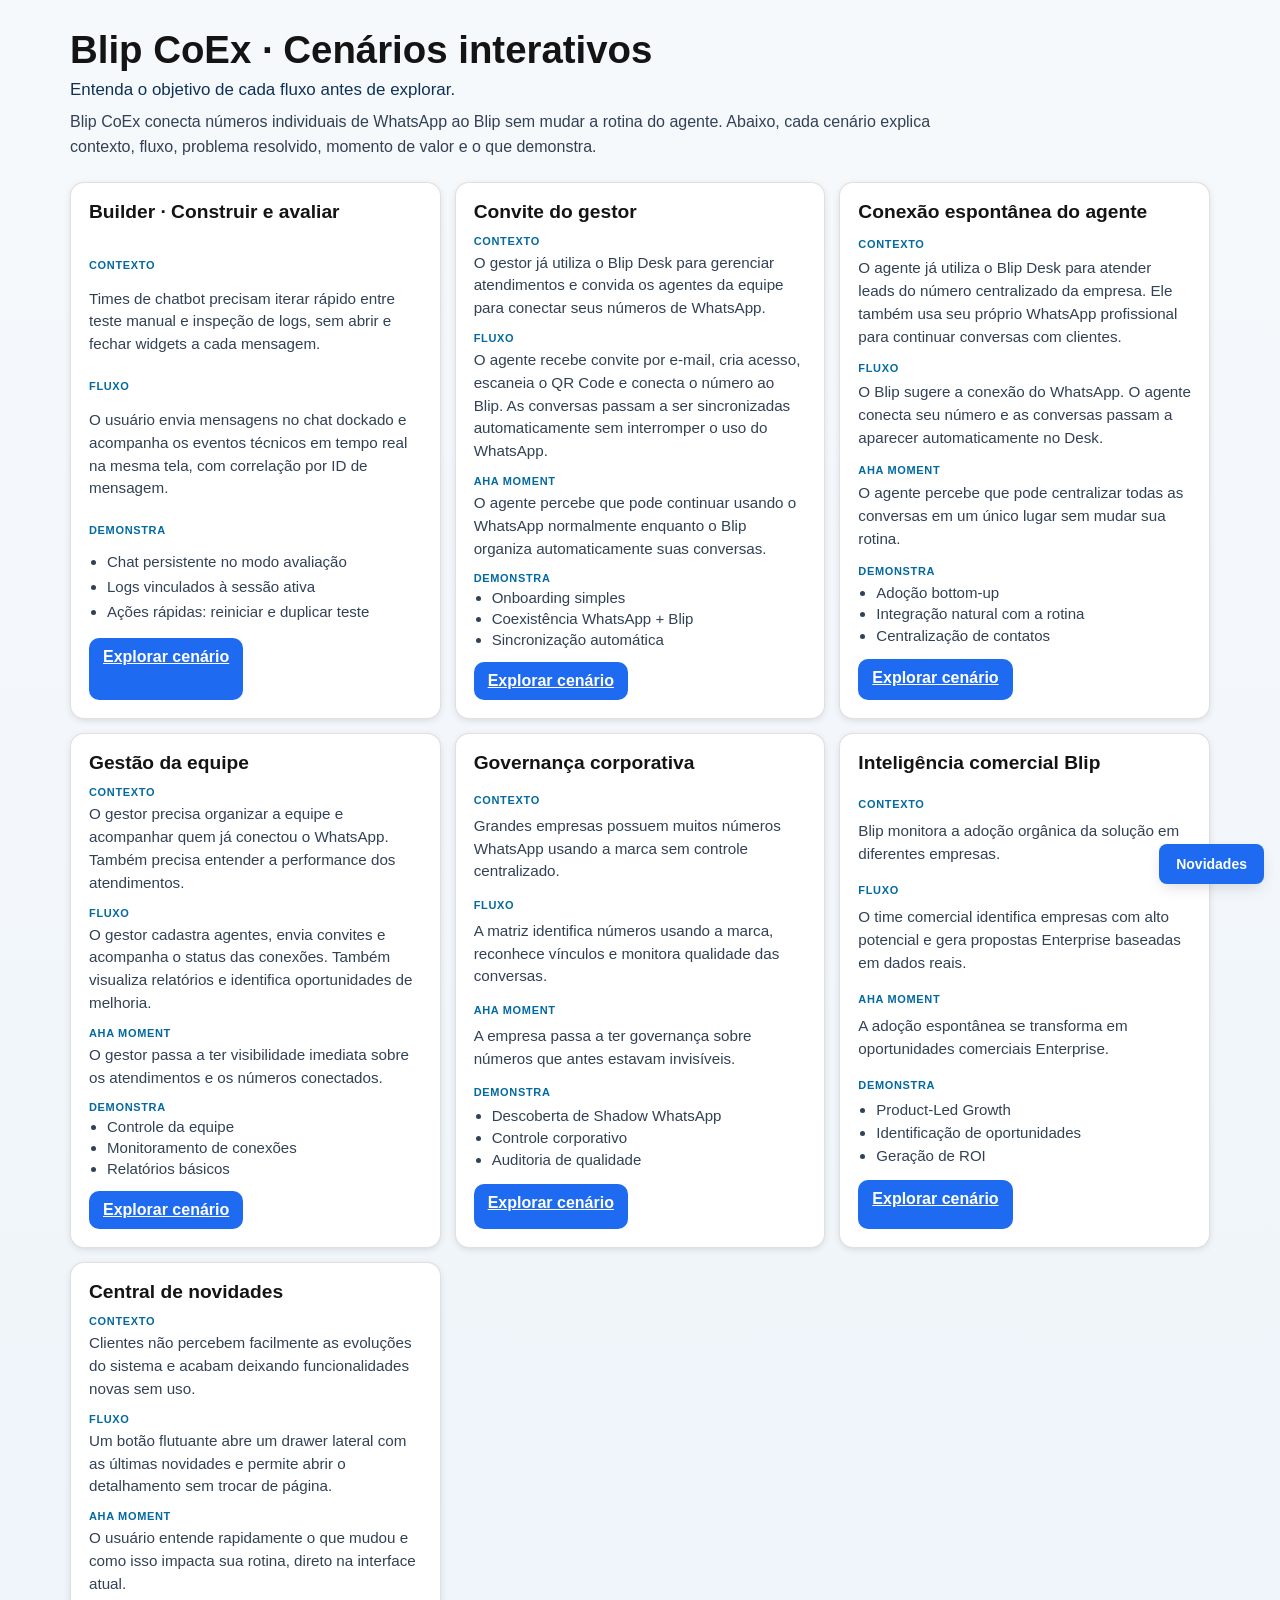
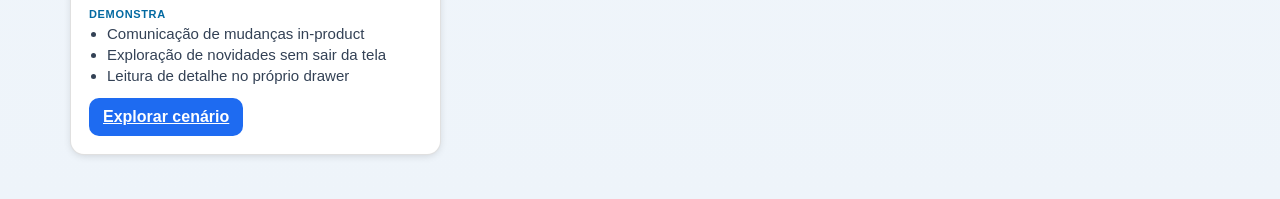
<file: index.html>
<!doctype html>
<html lang="pt-BR">
  <head>
    <meta charset="UTF-8" />
    <meta name="viewport" content="width=device-width, initial-scale=1.0" />
    <title>Blip CoEx · Cenários Interativos</title>
    <link rel="stylesheet" href="assets/styles.css" />
    <style>
      body {
        background: linear-gradient(180deg, #f6f9fc 0%, #eef4fa 100%);
        color: var(--text);
      }

      .landing-shell {
        max-width: 1180px;
        margin: 0 auto;
        padding: 28px 20px 44px;
      }

      .landing-header {
        margin-bottom: 22px;
      }

      .landing-header h1 {
        font-size: clamp(1.8rem, 3vw, 2.4rem);
        color: var(--navy);
        margin-bottom: 8px;
      }

      .landing-subtitle {
        font-size: 1.06rem;
        color: #0f3158;
        margin-bottom: 10px;
      }

      .landing-description {
        color: #334155;
        line-height: 1.55;
        max-width: 900px;
      }

      .scenarios-grid {
        display: grid;
        gap: 14px;
        grid-template-columns: repeat(auto-fit, minmax(320px, 1fr));
      }

      .scenario-card {
        background: #fff;
        border: 1px solid var(--border);
        border-radius: 14px;
        padding: 18px;
        box-shadow: var(--shadow);
        display: grid;
        gap: 12px;
      }

      .scenario-card h2 {
        font-size: 1.2rem;
        color: var(--navy);
      }

      .scenario-block {
        display: grid;
        gap: 5px;
      }

      .scenario-label {
        font-size: 11px;
        text-transform: uppercase;
        letter-spacing: 0.06em;
        color: #0369a1;
        font-weight: 700;
      }

      .scenario-text {
        color: #334155;
        line-height: 1.5;
        font-size: 0.95rem;
      }

      .scenario-list {
        margin: 0;
        padding-left: 18px;
        color: #334155;
        display: grid;
        gap: 4px;
        font-size: 0.94rem;
      }

      .scenario-card .primary-btn {
        justify-self: start;
        margin-top: 2px;
      }

      @media (max-width: 720px) {
        .landing-shell {
          padding: 18px 14px 30px;
        }

        .scenarios-grid {
          grid-template-columns: 1fr;
        }
      }
    </style>
  </head>
  <body>
    <main class="landing-shell">
      <header class="landing-header">
        <h1>Blip CoEx · Cenários interativos</h1>
        <p class="landing-subtitle">Entenda o objetivo de cada fluxo antes de explorar.</p>
        <p class="landing-description">
          Blip CoEx conecta números individuais de WhatsApp ao Blip sem mudar a rotina do agente.
          Abaixo, cada cenário explica contexto, fluxo, problema resolvido, momento de valor e o que demonstra.
        </p>
      </header>

      <section class="scenarios-grid" aria-label="Cenários Blip CoEx">
        <article class="scenario-card">
          <h2>Builder · Construir e avaliar</h2>
          <div class="scenario-block">
            <span class="scenario-label">Contexto</span>
            <p class="scenario-text">
              Times de chatbot precisam iterar rápido entre teste manual e inspeção de logs,
              sem abrir e fechar widgets a cada mensagem.
            </p>
          </div>
          <div class="scenario-block">
            <span class="scenario-label">Fluxo</span>
            <p class="scenario-text">
              O usuário envia mensagens no chat dockado e acompanha os eventos técnicos em tempo real
              na mesma tela, com correlação por ID de mensagem.
            </p>
          </div>
          <div class="scenario-block">
            <span class="scenario-label">Demonstra</span>
            <ul class="scenario-list">
              <li>Chat persistente no modo avaliação</li>
              <li>Logs vinculados à sessão ativa</li>
              <li>Ações rápidas: reiniciar e duplicar teste</li>
            </ul>
          </div>
          <a class="primary-btn" href="builder-evaluation.html" target="_blank" rel="noopener">Explorar cenário</a>
        </article>

        <article class="scenario-card">
          <h2>Convite do gestor</h2>
          <div class="scenario-block">
            <span class="scenario-label">Contexto</span>
            <p class="scenario-text">
              O gestor já utiliza o Blip Desk para gerenciar atendimentos e convida os agentes da equipe
              para conectar seus números de WhatsApp.
            </p>
          </div>
          <div class="scenario-block">
            <span class="scenario-label">Fluxo</span>
            <p class="scenario-text">
              O agente recebe convite por e-mail, cria acesso, escaneia o QR Code e conecta o número ao Blip.
              As conversas passam a ser sincronizadas automaticamente sem interromper o uso do WhatsApp.
            </p>
          </div>
          <div class="scenario-block">
            <span class="scenario-label">Aha Moment</span>
            <p class="scenario-text">
              O agente percebe que pode continuar usando o WhatsApp normalmente enquanto o Blip organiza
              automaticamente suas conversas.
            </p>
          </div>
          <div class="scenario-block">
            <span class="scenario-label">Demonstra</span>
            <ul class="scenario-list">
              <li>Onboarding simples</li>
              <li>Coexistência WhatsApp + Blip</li>
              <li>Sincronização automática</li>
            </ul>
          </div>
          <a class="primary-btn" href="agent.html" target="_blank" rel="noopener">Explorar cenário</a>
        </article>

        <article class="scenario-card">
          <h2>Conexão espontânea do agente</h2>
          <div class="scenario-block">
            <span class="scenario-label">Contexto</span>
            <p class="scenario-text">
              O agente já utiliza o Blip Desk para atender leads do número centralizado da empresa.
              Ele também usa seu próprio WhatsApp profissional para continuar conversas com clientes.
            </p>
          </div>
          <div class="scenario-block">
            <span class="scenario-label">Fluxo</span>
            <p class="scenario-text">
              O Blip sugere a conexão do WhatsApp. O agente conecta seu número e as conversas passam
              a aparecer automaticamente no Desk.
            </p>
          </div>
          <div class="scenario-block">
            <span class="scenario-label">Aha Moment</span>
            <p class="scenario-text">
              O agente percebe que pode centralizar todas as conversas em um único lugar sem mudar sua rotina.
            </p>
          </div>
          <div class="scenario-block">
            <span class="scenario-label">Demonstra</span>
            <ul class="scenario-list">
              <li>Adoção bottom-up</li>
              <li>Integração natural com a rotina</li>
              <li>Centralização de contatos</li>
            </ul>
          </div>
          <a class="primary-btn" href="agent.html?scenario=selfconnect" target="_blank" rel="noopener">Explorar cenário</a>
        </article>

        <article class="scenario-card">
          <h2>Gestão da equipe</h2>
          <div class="scenario-block">
            <span class="scenario-label">Contexto</span>
            <p class="scenario-text">
              O gestor precisa organizar a equipe e acompanhar quem já conectou o WhatsApp.
              Também precisa entender a performance dos atendimentos.
            </p>
          </div>
          <div class="scenario-block">
            <span class="scenario-label">Fluxo</span>
            <p class="scenario-text">
              O gestor cadastra agentes, envia convites e acompanha o status das conexões.
              Também visualiza relatórios e identifica oportunidades de melhoria.
            </p>
          </div>
          <div class="scenario-block">
            <span class="scenario-label">Aha Moment</span>
            <p class="scenario-text">
              O gestor passa a ter visibilidade imediata sobre os atendimentos e os números conectados.
            </p>
          </div>
          <div class="scenario-block">
            <span class="scenario-label">Demonstra</span>
            <ul class="scenario-list">
              <li>Controle da equipe</li>
              <li>Monitoramento de conexões</li>
              <li>Relatórios básicos</li>
            </ul>
          </div>
          <a class="primary-btn" href="manager.html" target="_blank" rel="noopener">Explorar cenário</a>
        </article>

        <article class="scenario-card">
          <h2>Governança corporativa</h2>
          <div class="scenario-block">
            <span class="scenario-label">Contexto</span>
            <p class="scenario-text">
              Grandes empresas possuem muitos números WhatsApp usando a marca sem controle centralizado.
            </p>
          </div>
          <div class="scenario-block">
            <span class="scenario-label">Fluxo</span>
            <p class="scenario-text">
              A matriz identifica números usando a marca, reconhece vínculos e monitora qualidade das conversas.
            </p>
          </div>
          <div class="scenario-block">
            <span class="scenario-label">Aha Moment</span>
            <p class="scenario-text">
              A empresa passa a ter governança sobre números que antes estavam invisíveis.
            </p>
          </div>
          <div class="scenario-block">
            <span class="scenario-label">Demonstra</span>
            <ul class="scenario-list">
              <li>Descoberta de Shadow WhatsApp</li>
              <li>Controle corporativo</li>
              <li>Auditoria de qualidade</li>
            </ul>
          </div>
          <a class="primary-btn" href="matrix.html" target="_blank" rel="noopener">Explorar cenário</a>
        </article>

        <article class="scenario-card">
          <h2>Inteligência comercial Blip</h2>
          <div class="scenario-block">
            <span class="scenario-label">Contexto</span>
            <p class="scenario-text">
              Blip monitora a adoção orgânica da solução em diferentes empresas.
            </p>
          </div>
          <div class="scenario-block">
            <span class="scenario-label">Fluxo</span>
            <p class="scenario-text">
              O time comercial identifica empresas com alto potencial e gera propostas Enterprise
              baseadas em dados reais.
            </p>
          </div>
          <div class="scenario-block">
            <span class="scenario-label">Aha Moment</span>
            <p class="scenario-text">
              A adoção espontânea se transforma em oportunidades comerciais Enterprise.
            </p>
          </div>
          <div class="scenario-block">
            <span class="scenario-label">Demonstra</span>
            <ul class="scenario-list">
              <li>Product-Led Growth</li>
              <li>Identificação de oportunidades</li>
              <li>Geração de ROI</li>
            </ul>
          </div>
          <a class="primary-btn" href="sales.html" target="_blank" rel="noopener">Explorar cenário</a>
        </article>


        <article class="scenario-card">
          <h2>Central de novidades</h2>
          <div class="scenario-block">
            <span class="scenario-label">Contexto</span>
            <p class="scenario-text">
              Clientes não percebem facilmente as evoluções do sistema e acabam deixando funcionalidades novas sem uso.
            </p>
          </div>
          <div class="scenario-block">
            <span class="scenario-label">Fluxo</span>
            <p class="scenario-text">
              Um botão flutuante abre um drawer lateral com as últimas novidades e permite abrir o detalhamento sem trocar de página.
            </p>
          </div>
          <div class="scenario-block">
            <span class="scenario-label">Aha Moment</span>
            <p class="scenario-text">
              O usuário entende rapidamente o que mudou e como isso impacta sua rotina, direto na interface atual.
            </p>
          </div>
          <div class="scenario-block">
            <span class="scenario-label">Demonstra</span>
            <ul class="scenario-list">
              <li>Comunicação de mudanças in-product</li>
              <li>Exploração de novidades sem sair da tela</li>
              <li>Leitura de detalhe no próprio drawer</li>
            </ul>
          </div>
          <a class="primary-btn" href="updates.html" target="_blank" rel="noopener">Explorar cenário</a>
        </article>
      </section>
    </main>
      <script src="assets/updates-widget.js" defer></script>
  </body>
</html>
</file>
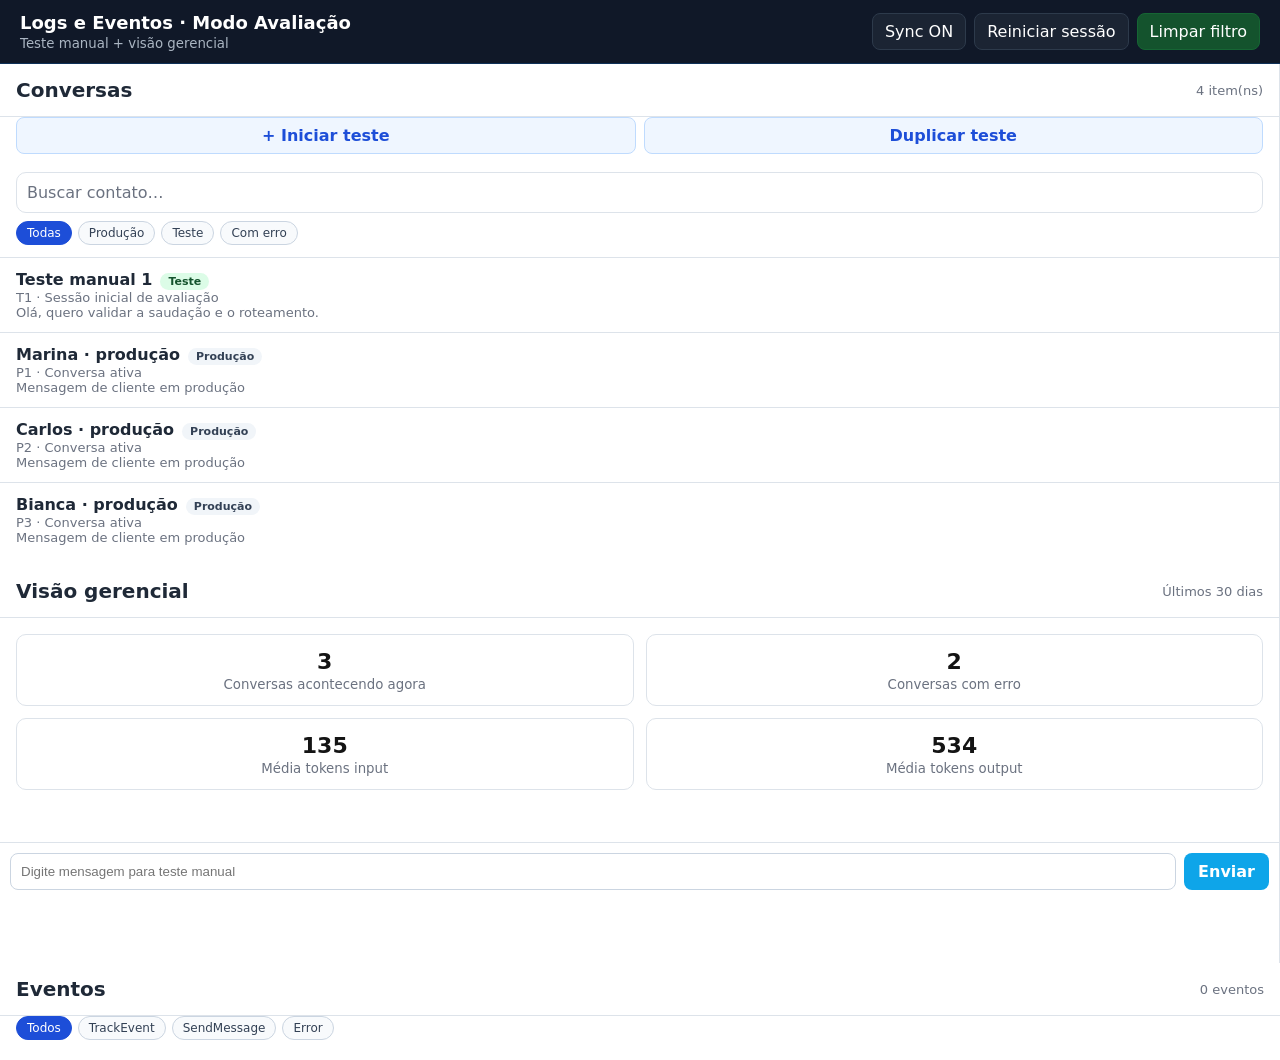
<file: builder-evaluation.html>
<!doctype html>
<html lang="pt-BR">
  <head>
    <meta charset="UTF-8" />
    <meta name="viewport" content="width=device-width, initial-scale=1.0" />
    <title>Builder Observability · Protótipo</title>
    <link rel="stylesheet" href="assets/styles.css" />
    <style>
      :root { --bg:#f3f5f8; --panel:#ffffff; --line:#dde3ea; --txt:#1f2937; --muted:#6b7280; --blue:#2563eb; --green:#16a34a; --amber:#b45309; }
      * { box-sizing:border-box; }
      body { margin:0; background:var(--bg); color:var(--txt); font-family: Inter, system-ui, -apple-system, sans-serif; }
      .topbar { height:64px; background:#101828; color:#fff; display:flex; align-items:center; justify-content:space-between; padding:0 20px; }
      .topbar h1 { font-size:18px; margin:0; font-weight:700; }
      .topbar small { color:#aab5c2; }
      .actions { display:flex; gap:8px; }
      .btn { border:1px solid #2d3a4b; background:#1b2433; color:#fff; border-radius:8px; padding:8px 12px; cursor:pointer; }
      .btn.primary { background:#2563eb; border-color:#2563eb; }
      .btn.good { background:#14532d; border-color:#166534; }
      .workspace { display:grid; grid-template-columns: 340px 1fr 420px; height: calc(100vh - 64px); }
      .col { border-right:1px solid var(--line); background:var(--panel); min-width:0; display:flex; flex-direction:column; }
      .col:last-child { border-right:0; }
      .head { padding:14px 16px; border-bottom:1px solid var(--line); display:flex; justify-content:space-between; align-items:center; }
      .head h2 { margin:0; font-size:20px; }
      .search { margin:8px 16px; border:1px solid var(--line); border-radius:10px; padding:10px; color:var(--muted); }
      .left-controls { display:grid; grid-template-columns:1fr 1fr; gap:8px; margin:0 16px 10px; }
      .left-btn { border:1px solid #bfdbfe; background:#eff6ff; color:#1d4ed8; border-radius:8px; padding:8px; font-weight:600; cursor:pointer; }
      .filter-row { display:flex; gap:6px; flex-wrap:wrap; margin:0 16px 12px; }
      .chip { border:1px solid #cbd5e1; background:#f8fafc; color:#334155; border-radius:999px; padding:4px 10px; font-size:12px; cursor:pointer; }
      .chip.active { background:#1d4ed8; border-color:#1d4ed8; color:#fff; }
      .list { overflow:auto; padding:0 0 8px; }
      .session { padding:12px 16px; border-top:1px solid var(--line); cursor:pointer; }
      .session.active { background:#eef4ff; }
      .session .title { font-weight:700; }
      .tag-type { font-size:11px; border-radius:999px; padding:2px 8px; display:inline-block; margin-left:8px; }
      .type-test { background:#dcfce7; color:#14532d; }
      .type-prod { background:#f1f5f9; color:#334155; }
      .muted { color:var(--muted); font-size:13px; }
      .center { display:flex; flex-direction:column; min-height:0; }
      .summary-grid { display:grid; grid-template-columns:repeat(4,minmax(160px,1fr)); gap:12px; padding:16px; }
      .kpi { background:#fff; border:1px solid var(--line); border-radius:10px; padding:12px; cursor:pointer; }
      .kpi strong { display:block; font-size:22px; }
      .kpi small { color:var(--muted); }
      .timeline-wrap { padding:14px 20px 90px; overflow:auto; display:grid; gap:12px; }
      .bubble { max-width:70%; border-radius:12px; padding:10px 12px; border:1px solid var(--line); background:#f9fafb; text-align:left; }
      .bubble.user { margin-left:auto; background:#dbeafe; border-color:#bfdbfe; }
      .bubble .id { display:block; color:#2563eb; font-size:12px; margin-bottom:4px; }
      .event-panel { overflow:auto; padding:8px 0 0; }
      .event { padding:12px 16px; border-top:1px solid var(--line); }
      .event .meta { color:#475569; font-size:13px; }
      .event.highlight { background:#ecfeff; }
      .composer { position:sticky; bottom:0; border-top:1px solid var(--line); padding:10px; display:flex; gap:8px; background:#fff; }
      .composer input { flex:1; border:1px solid #cbd5e1; border-radius:8px; padding:10px; }
      .composer button { border:0; border-radius:8px; background:#0ea5e9; color:#fff; padding:0 14px; font-weight:700; }
      .empty { padding:40px 16px; text-align:center; color:var(--muted); }
      @media (max-width: 1280px) { .workspace { grid-template-columns: 1fr; height:auto; } .summary-grid{grid-template-columns:1fr 1fr;} }
    </style>
  </head>
  <body>
    <header class="topbar">
      <div><h1>Logs e Eventos · Modo Avaliação</h1><small>Teste manual + visão gerencial</small></div>
      <div class="actions"><button class="btn" id="syncBtn">Sync ON</button><button class="btn" id="resetBtn">Reiniciar sessão</button><button class="btn good" id="clearFilterBtn">Limpar filtro</button></div>
    </header>
    <main class="workspace">
      <section class="col">
        <div class="head"><h2>Conversas</h2><span class="muted" id="sessionCount">0</span></div>
        <div class="left-controls"><button class="left-btn" id="startTestBtn">+ Iniciar teste</button><button class="left-btn" id="variantBtn">Duplicar teste</button></div>
        <div class="search">Buscar contato…</div>
        <div class="filter-row" id="conversationFilters">
          <button class="chip active" data-conversation-filter="all">Todas</button>
          <button class="chip" data-conversation-filter="production">Produção</button>
          <button class="chip" data-conversation-filter="test">Teste</button>
          <button class="chip" data-conversation-filter="error">Com erro</button>
        </div>
        <div class="list" id="sessionList"></div>
      </section>
      <section class="col center">
        <div class="head"><h2 id="centerTitle">Visão gerencial</h2><span class="muted" id="selectedHint">Últimos 30 dias</span></div>
        <div id="summaryView">
          <div class="summary-grid" id="summaryGrid"></div>
          <div class="empty">Selecione uma conversa para investigar os detalhes da execução.</div>
        </div>
        <div class="timeline-wrap" id="timeline" style="display:none"></div>
        <div class="composer"><input id="chatInput" placeholder="Digite mensagem para teste manual" /><button id="sendBtn">Enviar</button></div>
      </section>
      <section class="col">
        <div class="head"><h2>Eventos</h2><span class="muted" id="eventCount">0 eventos</span></div>
        <div class="filter-row" id="eventFilters"><button class="chip active" data-filter="all">Todos</button><button class="chip" data-filter="TrackEvent">TrackEvent</button><button class="chip" data-filter="SendMessage">SendMessage</button><button class="chip" data-filter="Error">Error</button></div>
        <div class="event-panel" id="eventList"></div>
      </section>
    </main>
    <script src="assets/builder-evaluation.js"></script>
  </body>
</html>
</file>
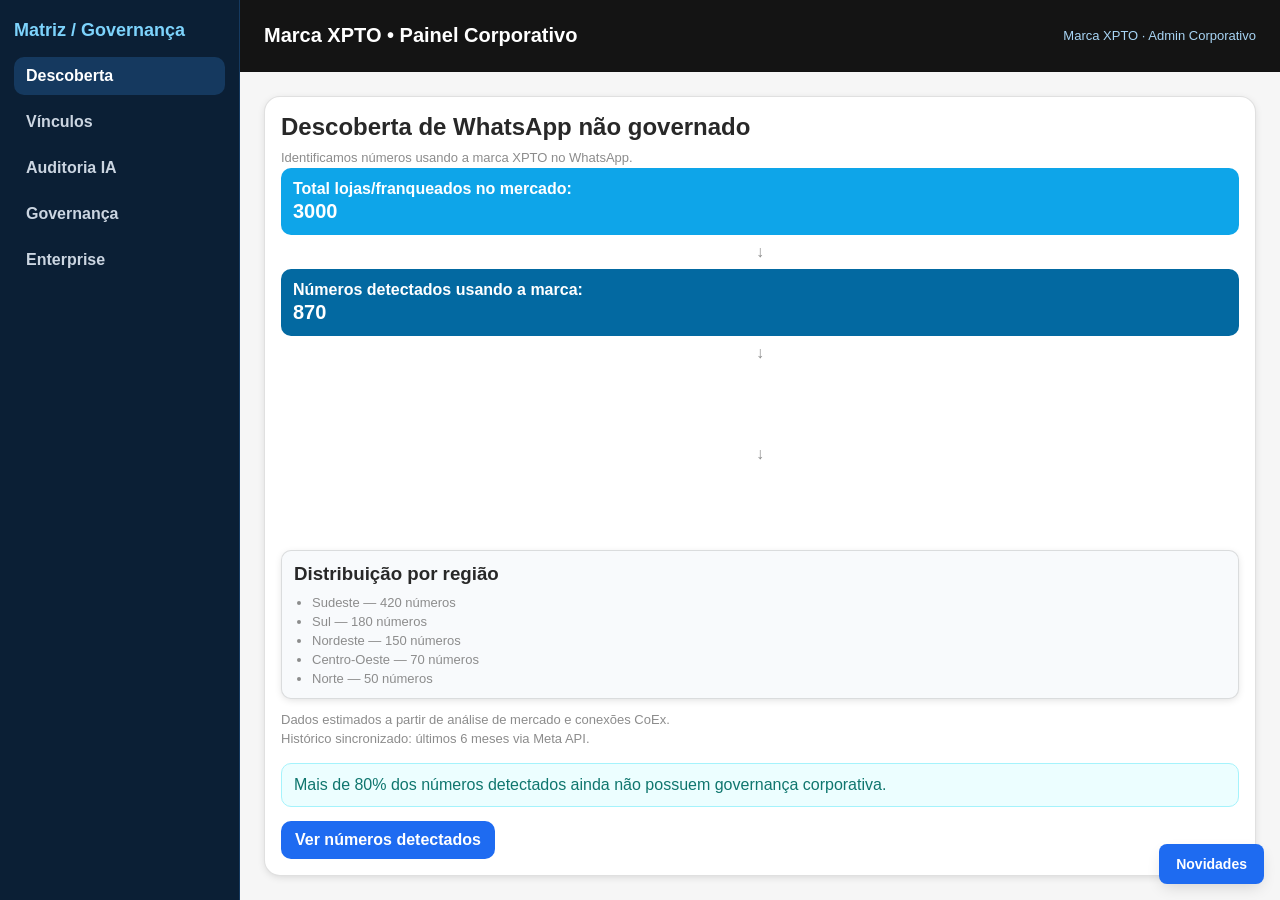
<file: matrix.html>
<!doctype html>
<html lang="pt-BR">
  <head>
    <meta charset="UTF-8" />
    <meta name="viewport" content="width=device-width, initial-scale=1.0" />
    <title>Matriz / Governança · Blip CoEx</title>
    <link rel="stylesheet" href="assets/styles.css" />
  </head>
  <body>
    <div id="matrixApp"></div>

    <script>
      const STEP_ORDER = ['discovery', 'linking', 'qa', 'governance', 'enterprise'];
      const STEP_LABELS = {
        discovery: 'Descoberta',
        linking: 'Vínculos',
        qa: 'Auditoria IA',
        governance: 'Governança',
        enterprise: 'Enterprise'
      };

      const linkingRows = [
        {
          number: '+55 31 98888-1111',
          owner: 'Carlos Silva',
          location: 'Franqueado BH',
          status: 'Self-connected'
        },
        {
          number: '+55 21 97777-2222',
          owner: 'Ana Souza',
          location: 'Loja Rio',
          status: 'Governado'
        },
        {
          number: '+55 11 96666-3333',
          owner: 'Desconhecido',
          location: 'São Paulo',
          status: 'Detectado'
        }
      ];

      const app = document.getElementById('matrixApp');

      function readStep() {
        const step = new URLSearchParams(window.location.search).get('step');
        return STEP_ORDER.includes(step) ? step : 'discovery';
      }

      function statusBadge(status) {
        const classByStatus = {
          Detectado: 'warning',
          'Self-connected': 'info',
          Governado: 'success',
          Externo: 'danger'
        };
        return `<span class="badge ${classByStatus[status] || 'info'}">${status}</span>`;
      }

      function goToStep(step) {
        window.location.search = `?step=${step}`;
      }

      function renderDiscovery() {
        return `
          <section class="card panel">
            <h2>Descoberta de WhatsApp não governado</h2>
            <p class="small" style="margin-top:8px;">Identificamos números usando a marca XPTO no WhatsApp.</p>

            <div class="funnel matrix-funnel">
              <div class="funnel-step">Total lojas/franqueados no mercado: <strong>3000</strong></div>
              <div class="funnel-arrow">↓</div>
              <div class="funnel-step">Números detectados usando a marca: <strong>870</strong></div>
              <div class="funnel-arrow">↓</div>
              <div class="funnel-step">Números conectados ao Blip: <strong>142</strong></div>
              <div class="funnel-arrow">↓</div>
              <div class="funnel-step">Números governados pela matriz: <strong>48</strong></div>
            </div>

            <div class="card matrix-list-card">
              <h3>Distribuição por região</h3>
              <ul class="mini-list">
                <li>Sudeste — 420 números</li>
                <li>Sul — 180 números</li>
                <li>Nordeste — 150 números</li>
                <li>Centro-Oeste — 70 números</li>
                <li>Norte — 50 números</li>
              </ul>
            </div>

            <p class="small" style="margin-top:12px;">Dados estimados a partir de análise de mercado e conexões CoEx.</p>
            <p class="small">Histórico sincronizado: últimos 6 meses via Meta API.</p>

            <div class="note">
              Mais de 80% dos números detectados ainda não possuem governança corporativa.
            </div>

            <button class="primary-btn" data-goto="linking" style="margin-top:14px;">Ver números detectados</button>
          </section>
        `;
      }

      function renderLinking() {
        return `
          <section class="card panel">
            <h2>Central de Vínculo de Números</h2>
            <p class="small" style="margin-top:8px;">Reconheça quais números fazem parte da rede oficial.</p>

            <div style="overflow:auto; margin-top:14px;">
              <table class="table">
                <thead>
                  <tr>
                    <th>Número</th>
                    <th>Responsável</th>
                    <th>Localização</th>
                    <th>Status</th>
                    <th>Ação</th>
                  </tr>
                </thead>
                <tbody>
                  ${linkingRows
                    .map(
                      (row, idx) => `
                    <tr>
                      <td>${row.number}</td>
                      <td>${row.owner}</td>
                      <td>${row.location}</td>
                      <td data-status-cell="${idx}">${statusBadge(row.status)}</td>
                      <td data-action-cell="${idx}">
                        ${
                          row.status === 'Governado'
                            ? statusBadge('Governado')
                            : `<div class="inline-badges" style="margin-top:0;">
                                <button class="ghost-btn matrix-action" data-action="recognize" data-row="${idx}">Reconhecer vínculo</button>
                                <button class="ghost-btn matrix-action" data-action="external" data-row="${idx}">${row.status === 'Self-connected' ? 'Desconhecido' : 'Marcar como externo'}</button>
                              </div>`
                        }
                      </td>
                    </tr>
                  `
                    )
                    .join('')}
                </tbody>
              </table>
            </div>

            <div class="card matrix-list-card" style="margin-top:14px;">
              Números conectados diretamente pelos agentes aparecem como Self-connected até validação.
            </div>
            <p class="small" style="margin-top:10px;">Agentes continuam usando WhatsApp normalmente; Blip espelha as conversas.</p>
            <p class="small">Matriz possui controle superior à franquia.</p>
          </section>
        `;
      }

      function renderQa() {
        return `
          <section class="card panel">
            <h2>Auditoria automatizada de conversas</h2>
            <p class="small" style="margin-top:8px;">IA identifica riscos e desvios de padrão.</p>

            <div class="matrix-alert-grid">
              <article class="alert-card matrix-alert high">
                <h3>Desvio de política comercial</h3>
                <p class="small" style="color:inherit; margin-top:8px;">Franquia Sul oferecendo desconto não autorizado.</p>
                <p class="matrix-risk">Risco: Alto</p>
                <button class="ghost-btn" style="margin-top:8px;">Ver conversa</button>
              </article>

              <article class="alert-card matrix-alert medium">
                <h3>Tempo de resposta elevado</h3>
                <p class="small" style="color:inherit; margin-top:8px;">Equipe Nordeste com TMR 2x acima da média.</p>
                <p class="matrix-risk">Risco: Médio</p>
              </article>

              <article class="alert-card matrix-alert low">
                <h3>Atendimento incompleto</h3>
                <p class="small" style="color:inherit; margin-top:8px;">Cliente solicitou orçamento e não recebeu retorno.</p>
                <p class="matrix-risk">Risco: Baixo</p>
              </article>
            </div>

            <div class="card matrix-list-card" style="margin-top:12px;">
              A IA analisa automaticamente conversas sincronizadas via CoEx.<br />
              IA prioriza e identifica riscos automaticamente.
            </div>

            <div class="kpi-grid" style="margin-top:12px;">
              <div class="kpi"><span class="small">Conversas analisadas</span><strong>8.420</strong></div>
              <div class="kpi"><span class="small">Riscos detectados</span><strong>37</strong></div>
              <div class="kpi"><span class="small">Conformidade média</span><strong>92%</strong></div>
            </div>
          </section>
        `;
      }

      function renderGovernance() {
        return `
          <section class="card panel">
            <h2>Governança corporativa</h2>
            <p class="small" style="margin-top:8px;">Controle centralizado sobre WhatsApp da rede.</p>

            <div style="overflow:auto; margin-top:14px;">
              <table class="table">
                <thead>
                  <tr>
                    <th>Permissão</th>
                    <th>Matriz</th>
                    <th>Franqueado</th>
                    <th>Agente</th>
                  </tr>
                </thead>
                <tbody>
                  <tr><td>Visualizar conversas</td><td>✓</td><td>✓</td><td>✓</td></tr>
                  <tr><td>Aprovar números</td><td>✓</td><td>-</td><td>-</td></tr>
                  <tr><td>Bloquear números</td><td>✓</td><td>-</td><td>-</td></tr>
                  <tr><td>Auditoria QA</td><td>✓</td><td>opcional</td><td>-</td></tr>
                </tbody>
              </table>
            </div>

            <p class="small" style="margin-top:12px;">Matriz possui visibilidade completa e poder de veto sobre a rede.</p>
            <p class="small">Matriz possui controle superior à franquia.</p>

            <div class="matrix-architecture">
              <div class="card panel">WhatsApp Agente</div>
              <div class="matrix-arrow">↓</div>
              <div class="card panel">CoEx API</div>
              <div class="matrix-arrow">↓</div>
              <div class="card panel">Blip</div>
              <div class="matrix-arrow">↓</div>
              <div class="card panel">Governança Corporativa</div>
            </div>
          </section>
        `;
      }

      function renderEnterprise() {
        return `
          <section class="card panel">
            <h2>Governança Enterprise</h2>
            <p class="small" style="margin-top:8px;">Centralize a governança de toda a rede.</p>

            <div class="kpi-grid" style="margin-top:14px;">
              <div class="kpi"><span class="small">Números conectados</span><strong>142</strong></div>
              <div class="kpi"><span class="small">Números detectados</span><strong>870</strong></div>
              <div class="kpi"><span class="small">Potencial de expansão</span><strong>+728</strong></div>
            </div>

            <div class="card matrix-list-card" style="margin-top:14px;">
              <h3>Impacto estimado de ROI</h3>
              <ul class="mini-list">
                <li>Redução média de TMR: <strong>-28%</strong></li>
                <li>Aumento médio de conversão: <strong>+17%</strong></li>
                <li>Redução de riscos: <strong>-65%</strong></li>
              </ul>
            </div>

            <button class="primary-btn" id="openEnterpriseModal" style="margin-top:14px;">Solicitar proposta Enterprise</button>
          </section>
        `;
      }

      function renderStep(step) {
        if (step === 'linking') return renderLinking();
        if (step === 'qa') return renderQa();
        if (step === 'governance') return renderGovernance();
        if (step === 'enterprise') return renderEnterprise();
        return renderDiscovery();
      }

      function render() {
        const step = readStep();
        app.innerHTML = `
          <div class="matrix-page">
            <aside class="matrix-sidebar">
              <h2>Matriz / Governança</h2>
              ${STEP_ORDER.map((item) => `<a href="?step=${item}" class="matrix-nav-item ${item === step ? 'active' : ''}">${STEP_LABELS[item]}</a>`).join('')}
            </aside>

            <main class="matrix-main">
              <header class="topbar matrix-topbar">
                <h1>Marca XPTO • Painel Corporativo</h1>
                <span class="meta">Marca XPTO · Admin Corporativo</span>
              </header>
              <div class="matrix-content">
                ${renderStep(step)}
              </div>
            </main>
          </div>
          <div class="matrix-toast" id="toast"></div>

          <div class="matrix-modal-backdrop" id="enterpriseModal">
            <div class="card panel matrix-modal">
              <h3>Fale com um especialista</h3>
              <form id="enterpriseForm" class="matrix-form">
                <label>Nome<input required /></label>
                <label>Empresa<input required /></label>
                <label>Email<input type="email" required /></label>
                <label>Número de funcionários<input required /></label>
                <label>Mensagem<textarea rows="3" required></textarea></label>
                <div class="matrix-modal-actions">
                  <button type="button" class="ghost-btn" id="closeModal">Fechar</button>
                  <button type="submit" class="primary-btn">Enviar</button>
                </div>
              </form>
              <p class="small" id="enterpriseSuccess"></p>
            </div>
          </div>
        `;

        document.querySelectorAll('.matrix-action').forEach((button) => {
          button.addEventListener('click', () => {
            const rowIndex = Number(button.dataset.row);
            const action = button.dataset.action;
            linkingRows[rowIndex].status = action === 'recognize' ? 'Governado' : 'Externo';
            render();
            showToast(
              action === 'recognize'
                ? 'Número reconhecido como parte da rede.'
                : 'Número marcado como externo à rede.'
            );
          });
        });

        const cta = document.getElementById('openEnterpriseModal');
        if (cta) {
          cta.addEventListener('click', () => {
            document.getElementById('enterpriseModal').classList.add('visible');
          });
        }

        const closeModal = document.getElementById('closeModal');
        if (closeModal) {
          closeModal.addEventListener('click', () => {
            document.getElementById('enterpriseModal').classList.remove('visible');
          });
        }

        const form = document.getElementById('enterpriseForm');
        if (form) {
          form.addEventListener('submit', (event) => {
            event.preventDefault();
            document.getElementById('enterpriseSuccess').textContent =
              'Solicitação enviada. Nosso time entrará em contato.';
            form.reset();
          });
        }

        document.querySelectorAll('[data-goto]').forEach((button) => {
          button.addEventListener('click', () => goToStep(button.dataset.goto));
        });
      }

      function showToast(message) {
        const toast = document.getElementById('toast');
        if (!toast) return;
        toast.textContent = message;
        toast.classList.add('visible');
        setTimeout(() => toast.classList.remove('visible'), 2200);
      }

      render();
    </script>
      <script src="assets/updates-widget.js" defer></script>
  </body>
</html>
</file>
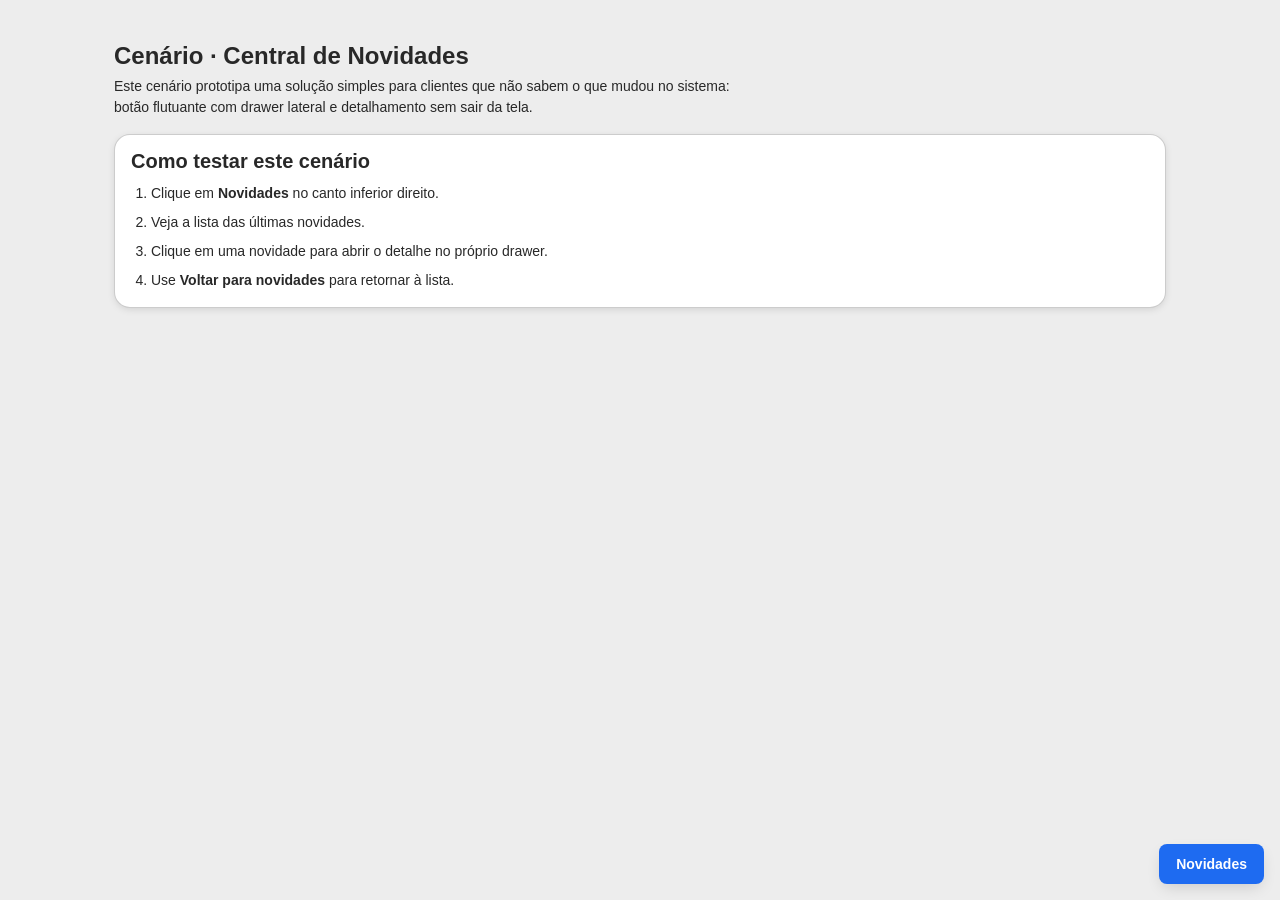
<file: updates.html>
<!doctype html>
<html lang="pt-BR">
  <head>
    <meta charset="UTF-8" />
    <meta name="viewport" content="width=device-width, initial-scale=1.0" />
    <title>Blip CoEx · Cenário de Novidades</title>
    <link rel="stylesheet" href="assets/styles.css" />
  </head>
  <body class="updates-demo-page">
    <main class="updates-demo-shell">
      <header class="updates-demo-header">
        <h1>Cenário · Central de Novidades</h1>
        <p>
          Este cenário prototipa uma solução simples para clientes que não sabem o que mudou no sistema:
          botão flutuante com drawer lateral e detalhamento sem sair da tela.
        </p>
      </header>

      <section class="updates-demo-instructions">
        <h2>Como testar este cenário</h2>
        <ol>
          <li>Clique em <strong>Novidades</strong> no canto inferior direito.</li>
          <li>Veja a lista das últimas novidades.</li>
          <li>Clique em uma novidade para abrir o detalhe no próprio drawer.</li>
          <li>Use <strong>Voltar para novidades</strong> para retornar à lista.</li>
        </ol>
      </section>
    </main>

    <script src="assets/updates-widget.js" defer></script>
  </body>
</html>
</file>
<file: assets/styles.css>
:root {
  --font: 'Nunito Sans', 'Carbona', 'Tahoma', 'Helvetica', 'Arial', sans-serif;

  --brand: #0096fa;
  --surface-brand: #1e6bf1;
  --primary: #1e6bf1;
  --secondary: #292929;

  --surface-0: #ffffff;
  --surface-1: #f6f6f6;
  --surface-2: #ededed;
  --surface-3: #e3e3e3;
  --surface-4: #141414;

  --text: #282828;
  --text-disabled: #595959;
  --text-ghost: #8c8c8c;
  --fixed-bright: #ffffff;
  --fixed-dim: #141414;

  --border-1: rgba(0, 0, 0, 0.2);
  --border-2: rgba(0, 0, 0, 0.12);
  --border-3: rgba(0, 0, 0, 0.06);

  --positive: #007a42;
  --negative: #a80b0b;

  --feedback-info: #80e3eb;
  --feedback-system: #b2dffd;
  --feedback-success: #84ebbc;
  --feedback-warning: #fde99b;
  --feedback-error: #fabebe;
  --feedback-delete: #e60f0f;

  --interactive-hover: rgba(0, 0, 0, 0.08);
  --interactive-pressed: rgba(0, 0, 0, 0.16);
  --interactive-backdrop: rgba(0, 0, 0, 0.72);
  --interactive-focus: #a85aed;

  --fs-10: 0.625rem;
  --fs-12: 0.75rem;
  --fs-14: 0.875rem;
  --fs-16: 1rem;
  --fs-20: 1.25rem;
  --fs-24: 1.5rem;

  --font-weight-regular: 400;
  --font-weight-semi-bold: 600;
  --font-weight-bold: 700;

  --spacing-0: 4px;
  --spacing-1: 8px;
  --spacing-2: 12px;
  --spacing-3: 16px;
  --spacing-4: 24px;
  --spacing-5: 32px;

  --radius-0: 4px;
  --radius-1: 8px;
  --radius-2: 16px;
  --radius-half: 50%;

  --shadow-1: 0 2px 8px 0 rgba(0, 0, 0, 0.36);
  --shadow-2: 0 10px 16px 0 rgba(0, 0, 0, 0.36);
  --shadow-3: 0 16px 20px 0 rgba(0, 0, 0, 0.36);

  --elevation-static: 0px 2px 8px -2px rgba(0, 0, 0, 0.16);
  --elevation-primary: 0px 6px 16px -4px rgba(0, 0, 0, 0.16);
  --elevation-secondary: 0px 12px 24px -8px rgba(0, 0, 0, 0.2);

  --size-40: 40px;
  /* Backward-compatible aliases used across existing prototype screens */
  --blip-blue: var(--primary);
  --navy: var(--surface-4);
  --bg: var(--surface-1);
  --surface: var(--surface-0);
  --muted: var(--text-ghost);
  --border: var(--border-2);
  --success: var(--positive);
  --danger: var(--negative);
  --warning: #b26a00;
  --radius: var(--radius-2);
  --shadow: 0px 2px 8px -2px rgba(0, 0, 0, 0.16);
}

* { box-sizing: border-box; }
body {
  margin: 0;
  font-family: var(--font);
  background: var(--bg);
  color: var(--text);
}

h1, h2, h3, h4, p { margin: 0; }
button { font: inherit; }

.page { min-height: 100vh; display: grid; grid-template-rows: 72px 1fr; }
.topbar {
  background: var(--navy);
  color: #fff;
  padding: 0 24px;
  display: flex;
  align-items: center;
  justify-content: space-between;
  border-bottom: 1px solid #0f3158;
}
.topbar h1 { font-size: 20px; }
.topbar .meta { font-size: 13px; color: #a8d5f5; }

.container { padding: 24px; max-width: 1400px; margin: 0 auto; width: 100%; }

.card {
  background: var(--surface);
  border: 1px solid var(--border);
  border-radius: var(--radius);
  box-shadow: var(--shadow);
}

.panel { padding: 16px; }
.small { font-size: 13px; color: var(--muted); line-height: 1.45; }

.portal-grid {
  margin-top: 20px;
  display: grid;
  gap: 16px;
  grid-template-columns: repeat(auto-fit, minmax(260px, 1fr));
}
.portal {
  padding: 18px;
  cursor: pointer;
  transition: transform .15s ease, border-color .15s ease;
}
.portal:hover { transform: translateY(-2px); border-color: var(--blip-blue); }
.portal h3 { margin-bottom: 8px; color: var(--navy); }
.portal p { color: var(--muted); line-height: 1.4; }

.inline-badges { display: flex; flex-wrap: wrap; gap: 8px; margin-top: 12px; align-items: center; }
.badge { padding: 6px 10px; border-radius: 999px; font-size: 12px; font-weight: 600; }
.badge.success { background: #d1fae5; color: #065f46; }
.badge.warning { background: #fef3c7; color: #92400e; }
.badge.info { background: #dbeafe; color: #1e40af; }
.badge.danger { background: #fee2e2; color: #991b1b; }

.section-header { display: flex; justify-content: space-between; align-items: center; margin-bottom: 14px; gap: 10px; }
.crumb { color: var(--muted); font-size: 13px; }

.primary-btn, .ghost-btn {
  border: 0;
  border-radius: 10px;
  padding: 10px 14px;
  font-weight: 700;
  cursor: pointer;
}
.primary-btn { background: var(--blip-blue); color: #fff; }
.ghost-btn { background: #e2e8f0; color: #0f172a; }
.primary-btn:disabled, .ghost-btn:disabled { opacity: .5; cursor: not-allowed; }

.layout { display: grid; gap: 16px; }
.three-col { grid-template-columns: 270px 1fr 320px; }
.two-col { grid-template-columns: 1fr 1fr; }

.qr {
  width: 180px;
  height: 180px;
  border-radius: 10px;
  margin: 12px auto;
  background: conic-gradient(#111 25%, #fff 0 50%, #111 0 75%, #fff 0) 0 0/24px 24px;
  border: 10px solid #fff;
  box-shadow: inset 0 0 0 1px #111;
}

.phone-preview { background: linear-gradient(180deg, #fff, #f8fbff); }
.chat-bubble { border-radius: 10px; padding: 8px 10px; margin-top: 8px; font-size: 13px; max-width: 85%; }
.chat-bubble.in { background: #e2e8f0; }
.chat-bubble.out { background: #dbeafe; margin-left: auto; }

.mini-list { margin: 10px 0 0; padding-left: 18px; color: var(--muted); font-size: 13px; display: grid; gap: 4px; }
.metric-line { margin-top: 10px; display: flex; justify-content: space-between; border-top: 1px solid var(--border); padding-top: 10px; }

.kanban { display: grid; grid-template-columns: repeat(4, minmax(170px, 1fr)); gap: 12px; }
.column { background: #f8fafc; border: 1px solid var(--border); border-radius: 10px; padding: 10px; }
.column h4 { font-size: 13px; margin-bottom: 8px; color: var(--navy); }
.lead-card { background: #fff; border: 1px solid var(--border); border-radius: 8px; padding: 10px; margin-bottom: 8px; }
.lead-card strong { display: block; font-size: 14px; }

.banner-upsell {
  border: 1px dashed #7dd3fc;
  background: #f0f9ff;
  border-radius: 10px;
  padding: 12px;
  margin-top: 12px;
}

.input-mock {
  margin-top: 10px;
  border: 1px solid var(--border);
  border-radius: 10px;
  background: #f8fafc;
  padding: 12px;
  white-space: pre-line;
  color: #334155;
  font-family: ui-monospace, SFMono-Regular, Menlo, monospace;
  font-size: 12px;
}

.kpi-grid { display: grid; grid-template-columns: repeat(3, minmax(120px, 1fr)); gap: 10px; }
.kpi { background: #f8fafc; border: 1px solid var(--border); border-radius: 10px; padding: 12px; }
.kpi strong { display: block; font-size: 24px; color: var(--navy); margin-top: 2px; }

.table { width: 100%; border-collapse: collapse; font-size: 14px; }
.table th, .table td { padding: 10px; border-bottom: 1px solid var(--border); text-align: left; }

.topic-cloud { display: flex; gap: 8px; flex-wrap: wrap; }
.topic { background: #e0f2fe; color: #075985; border-radius: 999px; padding: 6px 10px; font-size: 13px; }

.pricing {
  margin-top: 12px;
  border: 1px solid var(--border);
  border-radius: 10px;
  padding: 12px;
  display: flex;
  justify-content: space-between;
  align-items: center;
  gap: 12px;
  background: #f8fafc;
}

.funnel { display: grid; gap: 8px; }
.funnel-step { padding: 12px; border-radius: 10px; color: #fff; font-weight: 600; }
.funnel-step:nth-child(1) { background: #0ea5e9; }
.funnel-step:nth-child(2) { background: #0284c7; }
.funnel-step:nth-child(3) { background: #0369a1; }

.matrix-grid { margin-top: 10px; display: grid; gap: 10px; }
.matrix-grid > div { border: 1px solid var(--border); border-radius: 10px; padding: 10px; background: #f8fafc; }

.alert-card {
  margin-top: 10px;
  border: 1px solid #fecaca;
  background: #fef2f2;
  border-radius: 10px;
  padding: 12px;
  color: #7f1d1d;
}

.timeline { display: grid; gap: 10px; margin-top: 10px; }
.timeline-item { border-left: 3px solid var(--blip-blue); padding: 8px 10px; background: #f8fafc; border-radius: 0 10px 10px 0; }

.note { margin-top: 14px; padding: 12px; background: #ecfeff; border: 1px solid #a5f3fc; border-radius: 10px; color: #0f766e; }

@media (max-width: 1080px) {
  .three-col, .two-col, .kanban, .kpi-grid, .pricing { grid-template-columns: 1fr; display: grid; }
  .section-header { flex-direction: column; align-items: flex-start; }
}

.text-center { text-align: center; }
.error-text { color: #dc2626; min-height: 20px; margin-top: 8px; }
.auth-card { max-width: 560px; margin: 0 auto; display: grid; gap: 10px; }
label { display: grid; gap: 6px; font-weight: 600; font-size: 14px; }
input { border: 1px solid var(--border); border-radius: 10px; padding: 10px 12px; width: 100%; }

.info-grid { display: grid; grid-template-columns: 1fr 1fr; gap: 8px; background: #f8fafc; border: 1px solid var(--border); border-radius: 10px; padding: 10px; }
.info-grid p { display: grid; }
.info-grid span { font-size: 12px; color: var(--muted); }
.info-grid.compact { margin-bottom: 10px; }

.mail-layout { display: grid; grid-template-columns: 260px 1fr; overflow: hidden; }
.mail-sidebar { border-right: 1px solid var(--border); padding: 14px; background: #fbfdff; }
.mail-sidebar h4 { margin-bottom: 10px; }
.mail-item { width: 100%; text-align: left; border: 1px solid var(--border); background: #fff; padding: 10px; border-radius: 10px; margin-bottom: 8px; }
.mail-item.active { border-color: var(--blip-blue); background: #eff8ff; }
.mail-body { padding: 16px; display: grid; gap: 10px; }
.mail-head { display: grid; gap: 2px; font-size: 13px; color: var(--muted); }

.agent-system { display: grid; grid-template-columns: 74px 1fr; overflow: hidden; min-height: 680px; }
.sys-nav { background: #030712; color: #fff; padding: 10px 8px; display: grid; gap: 8px; align-content: start; }
.sys-logo { width: 42px; height: 42px; border-radius: 50%; background: var(--blip-blue); display: grid; place-items: center; font-weight: 800; margin: 4px auto 10px; }
.sys-ico { border: 0; border-radius: 10px; background: transparent; color: #d1d5db; padding: 10px 0; }
.sys-ico.active { background: #1f2937; color: #fff; }

.sys-main { display: grid; grid-template-rows: 64px 1fr; }
.sys-header { border-bottom: 1px solid var(--border); padding: 0 16px; display: flex; justify-content: space-between; align-items: center; }
.active-mode { background: #dbeafe; color: #1e40af; }

.sys-content { display: grid; grid-template-columns: 320px 1fr 320px; min-height: 610px; }
.tickets-panel, .chat-panel, .profile-panel { padding: 12px; border-right: 1px solid var(--border); }
.profile-panel { border-right: 0; background: #fafafa; }
.search { margin-bottom: 10px; }
.folder { font-size: 14px; font-weight: 600; display: flex; justify-content: space-between; margin-bottom: 8px; }
.ticket { border: 1px solid var(--border); border-radius: 10px; padding: 10px; margin-bottom: 8px; display: grid; gap: 2px; }
.ticket.active { border-color: var(--blip-blue); background: #f0f9ff; }
.ticket small { color: var(--muted); }
.ticket span { justify-self: end; background: #dbeafe; color: #1d4ed8; border-radius: 999px; padding: 2px 8px; font-size: 12px; }

.chat-head { display: grid; border-bottom: 1px solid var(--border); padding-bottom: 8px; margin-bottom: 8px; }
.chat-head small { color: var(--muted); }
.chat-feed { display: grid; gap: 10px; }
.chat-panel .chat-bubble { max-width: 70%; }

.kanban.wide { grid-template-columns: repeat(4, minmax(200px, 1fr)); }

@media (max-width: 1200px) {
  .sys-content { grid-template-columns: 1fr; }
  .tickets-panel, .chat-panel { border-right: 0; border-bottom: 1px solid var(--border); }
  .mail-layout { grid-template-columns: 1fr; }
  .mail-sidebar { border-right: 0; border-bottom: 1px solid var(--border); }
  .info-grid { grid-template-columns: 1fr; }
}

/* Agent Journey (full-screen flow) */
.agent-page-body { background: #eef2f7; }
.agent-fullscreen { min-height: 100vh; width: 100%; }

.gmail-shell { display: grid; grid-template-rows: 64px 1fr; background: #fff; }
.gmail-topbar {
  border-bottom: 1px solid var(--border);
  display: flex;
  gap: 14px;
  align-items: center;
  padding: 0 16px;
  background: #f8fafc;
}
.gmail-logo { font-weight: 800; color: #ea4335; }
.gmail-search {
  width: min(720px, 100%);
  border: 1px solid var(--border);
  border-radius: 999px;
  padding: 10px 14px;
}
.gmail-layout { display: grid; grid-template-columns: 230px 1fr; }
.gmail-left { border-right: 1px solid var(--border); padding: 14px; background: #fbfdff; }
.gmail-nav {
  width: 100%;
  text-align: left;
  border: 0;
  border-radius: 10px;
  padding: 10px;
  background: transparent;
  margin-bottom: 4px;
}
.gmail-nav.active { background: #eaf2fe; color: #1d4ed8; font-weight: 700; }
.gmail-mail-view { padding: 24px; max-width: 920px; }
.gmail-mail-view h2 { margin-bottom: 10px; color: #1f2937; }
.mail-copy { margin: 18px 0; display: grid; gap: 10px; line-height: 1.5; }
.mail-copy ul { margin: 0; padding-left: 18px; }

.centered-step { display: grid; place-items: center; padding: 24px; }
.subtle-note {
  background: #f0f9ff;
  border: 1px solid #bfdbfe;
  color: #0c4a6e;
  border-radius: 10px;
  padding: 10px;
}
.qr.big { width: 220px; height: 220px; margin: 14px auto; }
.qr-step { max-width: 620px; text-align: center; }
.connect-loading { max-width: 520px; }

.desk-shell { display: grid; grid-template-columns: 230px 1fr; background: #f5f7fa; }
.desk-sidebar {
  background: #001529;
  color: #fff;
  min-height: 100vh;
  padding: 14px 12px;
  display: grid;
  gap: 8px;
  align-content: start;
}
.desk-brand {
  font-size: 20px;
  font-weight: 800;
  color: #7dd3fc;
  padding: 8px 10px;
  border-bottom: 1px solid #17375a;
  margin-bottom: 8px;
}
.desk-menu {
  border: 0;
  border-radius: 10px;
  background: transparent;
  color: #cbd5e1;
  padding: 10px;
  text-align: left;
  display: flex;
  gap: 8px;
}
.desk-menu.active, .desk-menu:hover { background: #13314f; color: #fff; }

.desk-main {
  display: grid;
  grid-template-columns: 260px minmax(380px, 1fr) 390px;
  min-height: 100vh;
}
.desk-col {
  border-right: 1px solid var(--border);
  background: #fff;
  padding: 14px;
}
.col-right { border-right: 0; background: #fbfdff; }
.status-row {
  margin-top: 8px;
  border: 1px solid var(--border);
  border-radius: 8px;
  padding: 9px 10px;
  display: flex;
  justify-content: space-between;
  font-size: 14px;
}
.view-toggle { display: flex; gap: 8px; margin-bottom: 10px; }
.conversation-list { display: grid; gap: 8px; }
.conversation-item {
  border: 1px solid var(--border);
  border-radius: 10px;
  padding: 10px;
  display: flex;
  justify-content: space-between;
  gap: 8px;
  cursor: pointer;
}
.conversation-item p { color: var(--muted); font-size: 13px; margin-top: 3px; }
.conversation-item.active { border-color: var(--blip-blue); background: #eff8ff; }
.conv-meta { display: grid; justify-items: end; gap: 4px; }

.kanban-board { display: grid; grid-template-columns: repeat(4, minmax(180px, 1fr)); gap: 10px; }
.kanban-col {
  background: #f8fafc;
  border: 1px solid var(--border);
  border-radius: 10px;
  padding: 8px;
  display: grid;
  gap: 8px;
  align-content: start;
}
.kanban-col h4 { font-size: 13px; margin: 2px 2px 4px; }
.kanban-card { width: 100%; text-align: left; border: 1px solid var(--border); }

.insights-box {
  margin-top: 10px;
  border: 1px solid #fde68a;
  background: #fffbeb;
  border-radius: 10px;
  padding: 10px;
  display: grid;
  gap: 6px;
  font-size: 13px;
}
.chat-thread {
  margin-top: 10px;
  border: 1px solid var(--border);
  border-radius: 10px;
  padding: 10px;
  background: #fff;
  min-height: 280px;
  display: grid;
  gap: 8px;
  align-content: start;
}
.message { max-width: 80%; border-radius: 10px; padding: 8px 10px; }
.message.inbound { background: #e5e7eb; }
.message.outbound { background: #dbeafe; margin-left: auto; }
.message p { margin-bottom: 2px; }
.message small { color: #64748b; font-size: 11px; }
.message-form { margin-top: 10px; display: flex; gap: 8px; }
.message-form input {
  flex: 1;
  border: 1px solid var(--border);
  border-radius: 10px;
  padding: 10px;
}
.banner-upsell.subtle { margin-top: 12px; font-size: 13px; }

@media (max-width: 1320px) {
  .desk-main { grid-template-columns: 1fr; }
  .desk-col { border-right: 0; border-bottom: 1px solid var(--border); }
}

@media (max-width: 900px) {
  .gmail-layout { grid-template-columns: 1fr; }
  .gmail-left { border-right: 0; border-bottom: 1px solid var(--border); }
  .desk-shell { grid-template-columns: 1fr; }
  .desk-sidebar { min-height: auto; }
}

/* Desk internal refinement (Atendimento only) */
.desk-main-wrapper {
  min-height: 100vh;
  display: grid;
  grid-template-rows: 64px 1fr;
  background: #f5f7fa;
}

.desk-internal-topbar {
  border-bottom: 1px solid var(--border);
  background: #fff;
  padding: 0 16px;
  display: flex;
  align-items: center;
  justify-content: space-between;
}

.desk-internal-topbar h2 { font-size: 28px; font-weight: 600; }
.desk-header-actions { display: flex; align-items: center; gap: 10px; }
.filter-row { display: flex; gap: 8px; margin: 10px 0; }
.pill {
  border: 1px solid var(--border);
  border-radius: 999px;
  background: #fff;
  padding: 6px 12px;
  font-size: 13px;
}
.pill.active { background: #0f172a; color: #fff; border-color: #0f172a; }

.list-layout {
  display: grid;
  grid-template-columns: 300px 1fr 340px;
  min-height: calc(100vh - 64px);
}

.queue-tree { display: grid; gap: 10px; }
.queue-group {
  border: 1px solid var(--border);
  border-radius: 10px;
  background: #fff;
  padding: 8px;
}
.queue-title {
  display: flex;
  justify-content: space-between;
  font-size: 14px;
  font-weight: 700;
  padding-bottom: 6px;
}
.queue-title span {
  background: #f1f5f9;
  border-radius: 999px;
  padding: 2px 7px;
  font-size: 12px;
}

.ticket-row {
  width: 100%;
  border: 1px solid var(--border);
  background: #fff;
  border-radius: 10px;
  padding: 8px;
  margin-top: 6px;
  display: flex;
  justify-content: space-between;
  align-items: start;
  text-align: left;
}
.ticket-row strong { display: block; font-size: 14px; }
.ticket-row small { color: var(--muted); }
.ticket-row.active { border-color: var(--blip-blue); background: #eef6ff; }
.ticket-side-meta { display: grid; justify-items: end; gap: 4px; }
.channel-micro { font-size: 11px; color: #475569; }
.source-chip {
  display: inline-grid;
  place-items: center;
  width: 22px;
  height: 22px;
  border-radius: 999px;
  background: #e2e8f0;
  font-size: 13px;
}
.channel-select {
  width: 100%;
  border: 1px solid var(--border);
  border-radius: 8px;
  padding: 7px 8px;
  font-size: 12px;
  background: #fff;
  margin-bottom: 10px;
}
.connect-cta { white-space: nowrap; font-size: 13px; }
.queue-empty { margin: 4px 2px; }

.contact-header {
  display: flex;
  gap: 10px;
  align-items: center;
  border-bottom: 1px solid var(--border);
  padding-bottom: 10px;
  margin-bottom: 10px;
}
.avatar-circle {
  width: 46px;
  height: 46px;
  border-radius: 50%;
  background: #e2e8f0;
  display: grid;
  place-items: center;
  font-weight: 700;
}
.data-grid {
  display: grid;
  gap: 8px;
  border: 1px solid var(--border);
  border-radius: 10px;
  background: #fff;
  padding: 10px;
  margin: 8px 0 12px;
}
.data-grid p { display: flex; justify-content: space-between; gap: 10px; margin: 0; }
.data-grid span { color: var(--muted); }

.kanban-mode-wrap {
  padding: 12px;
  overflow-x: auto;
}
.desk-kanban-full {
  min-height: calc(100vh - 100px);
  grid-template-columns: repeat(7, minmax(240px, 1fr));
}
.count-pill {
  background: #f1f5f9;
  border-radius: 999px;
  padding: 2px 8px;
  font-size: 11px;
}
.kanban-desk-card {
  border: 1px solid var(--border);
  border-radius: 10px;
  background: #fff;
  padding: 10px;
  text-align: left;
  display: grid;
  gap: 5px;
}
.kanban-desk-card p { font-size: 13px; color: #334155; margin: 0; }
.card-top { display: flex; justify-content: space-between; gap: 6px; }

.toast {
  position: fixed;
  right: 20px;
  bottom: 20px;
  background: #111827;
  color: #fff;
  padding: 10px 14px;
  border-radius: 10px;
  box-shadow: 0 8px 22px rgba(0, 0, 0, 0.2);
  z-index: 100;
}

.modal-overlay {
  position: fixed;
  inset: 0;
  background: rgba(2, 6, 23, 0.45);
  display: grid;
  place-items: center;
  z-index: 200;
  padding: 20px;
}

.desk-modal {
  width: min(640px, 100%);
  background: #fff;
  border-radius: 12px;
  border: 1px solid var(--border);
  box-shadow: 0 16px 40px rgba(15, 23, 42, 0.25);
  padding: 20px;
  display: grid;
  gap: 12px;
}

.modal-actions { display: flex; gap: 8px; flex-wrap: wrap; }
.modal-list { margin: 0; padding-left: 18px; color: #334155; display: grid; gap: 4px; }
.carousel-indicator { font-size: 14px; color: #475569; }
.modal-nav { display: flex; align-items: center; justify-content: space-between; gap: 10px; }
.modal-alert {
  border-radius: 10px;
  border: 1px solid;
  padding: 10px;
  font-size: 14px;
}
.modal-alert.error { background: #fff1f2; border-color: #fecdd3; color: #9f1239; }
.modal-alert.success { background: #ecfdf5; border-color: #a7f3d0; color: #065f46; }

@media (max-width: 1320px) {
  .list-layout { grid-template-columns: 1fr; }
  .col-right { border-top: 1px solid var(--border); }
}

/* Manager module */
.manager-page-body { background: #edf2f7; }
.manager-shell {
  min-height: 100vh;
  display: grid;
  grid-template-columns: 240px 1fr;
}
.manager-sidebar {
  background: #001529;
  color: #dbeafe;
  padding: 18px 14px;
  display: grid;
  align-content: start;
  gap: 8px;
  border-right: 1px solid #12395f;
}
.manager-sidebar h2 { color: #7dd3fc; margin-bottom: 2px; }
.manager-sidebar p { margin: 0 0 12px; font-size: 13px; color: #93c5fd; }
.manager-nav {
  border: 0;
  border-radius: 10px;
  background: transparent;
  color: #dbeafe;
  text-align: left;
  padding: 10px;
  font-weight: 600;
  cursor: pointer;
}
.manager-nav.active, .manager-nav:hover { background: #13314f; }

.manager-main {
  display: grid;
  grid-template-rows: 62px 1fr;
}
.manager-topbar {
  background: #fff;
  border-bottom: 1px solid var(--border);
  padding: 0 18px;
  display: flex;
  justify-content: space-between;
  align-items: center;
  font-size: 14px;
}
.manager-topbar small { color: var(--muted); }
.manager-content { padding: 18px; }
.manager-section-header { display: flex; justify-content: space-between; align-items: flex-start; gap: 10px; margin-bottom: 12px; }
.manager-section-header h1 { font-size: 26px; color: #0b2240; }
.manager-section-header p { margin-top: 6px; color: var(--muted); }
.manager-subtabs { display: flex; gap: 6px; }
.manager-subtabs button {
  border: 1px solid var(--border);
  background: #fff;
  border-radius: 8px;
  padding: 8px 12px;
  cursor: pointer;
}
.manager-subtabs button.active { background: #eff8ff; border-color: var(--blip-blue); color: #0369a1; }
.manager-table-wrap { overflow: auto; margin-top: 10px; }
.manager-input {
  width: 100%;
  border: 1px solid var(--border);
  border-radius: 8px;
  padding: 8px 10px;
  background: #fff;
}
.icon-btn {
  border: 1px solid var(--border);
  background: #fff;
  border-radius: 8px;
  padding: 6px 8px;
  cursor: pointer;
}
.manager-actions-row { display: flex; gap: 8px; margin-top: 10px; }
.manager-kpi-grid { grid-template-columns: repeat(2, minmax(120px, 1fr)); }
.manager-metrics-grid {
  display: grid;
  gap: 10px;
  grid-template-columns: repeat(auto-fit, minmax(180px, 1fr));
}
.manager-chart { display: grid; gap: 12px; margin-top: 10px; }
.manager-chart .bar {
  margin: 6px 0;
  height: 16px;
  border-radius: 999px;
}
.manager-chart .before { background: #94a3b8; }
.manager-chart .after { background: #10b981; }
.improvement { color: #047857; font-size: 13px; }
.manager-pricing-grid {
  display: grid;
  gap: 12px;
  grid-template-columns: repeat(auto-fit, minmax(220px, 1fr));
}

.manager-toast-holder {
  position: fixed;
  right: 16px;
  bottom: 16px;
  display: grid;
  gap: 8px;
  z-index: 50;
}
.manager-toast {
  background: #0f172a;
  color: #fff;
  padding: 10px 12px;
  border-radius: 8px;
  transform: translateY(6px);
  opacity: 0;
  transition: all .25s ease;
  font-size: 13px;
}
.manager-toast.show { transform: translateY(0); opacity: 1; }

.manager-modal-overlay {
  position: fixed;
  inset: 0;
  background: rgba(2, 6, 23, 0.52);
  display: grid;
  place-items: center;
  z-index: 40;
}
.manager-modal-overlay.hidden { display: none; }
.manager-modal { width: min(560px, calc(100vw - 20px)); }
.manager-modal-head { display: flex; justify-content: space-between; align-items: center; margin-bottom: 10px; }
.manager-form-grid { display: grid; gap: 10px; }
.manager-form-grid textarea { min-height: 96px; resize: vertical; }

@media (max-width: 960px) {
  .manager-shell { grid-template-columns: 1fr; }
  .manager-sidebar { grid-template-columns: repeat(3, minmax(0, 1fr)); align-items: center; }
  .manager-sidebar > div { grid-column: 1 / -1; }
}

.matrix-page {
  min-height: 100vh;
  display: grid;
  grid-template-columns: 240px 1fr;
}

.matrix-sidebar {
  background: #0b1f35;
  color: #fff;
  padding: 20px 14px;
  display: grid;
  gap: 8px;
  align-content: start;
  border-right: 1px solid #15395f;
}

.matrix-sidebar h2 {
  font-size: 18px;
  color: #7dd3fc;
  margin-bottom: 8px;
}

.matrix-nav-item {
  color: #cbd5e1;
  text-decoration: none;
  border-radius: 10px;
  padding: 10px 12px;
  font-weight: 600;
}

.matrix-nav-item:hover,
.matrix-nav-item.active {
  background: #15395f;
  color: #fff;
}

.matrix-main { display: grid; grid-template-rows: 72px 1fr; }
.matrix-topbar { border-bottom: 1px solid var(--border); }
.matrix-content { padding: 24px; max-width: 1160px; }

.matrix-funnel .funnel-step strong { font-size: 20px; display: block; margin-top: 2px; }
.matrix-funnel .funnel-arrow { text-align: center; color: var(--muted); font-weight: 700; }

.matrix-list-card {
  margin-top: 12px;
  padding: 12px;
  border: 1px solid var(--border);
  border-radius: 10px;
  background: #f8fafc;
}

.matrix-alert-grid { display: grid; gap: 10px; margin-top: 12px; }
.matrix-alert { border-width: 1px; color: #1e293b; }
.matrix-alert.high { border-color: #fecaca; background: #fff1f2; }
.matrix-alert.medium { border-color: #fde68a; background: #fffbeb; }
.matrix-alert.low { border-color: #bfdbfe; background: #eff6ff; }
.matrix-risk { margin-top: 10px; font-weight: 700; }

.matrix-architecture {
  margin-top: 14px;
  max-width: 380px;
  display: grid;
  gap: 6px;
}
.matrix-architecture .panel { text-align: center; font-weight: 700; }
.matrix-arrow { text-align: center; color: var(--muted); }

.matrix-toast {
  position: fixed;
  right: 20px;
  bottom: 20px;
  background: #0f766e;
  color: #fff;
  padding: 10px 14px;
  border-radius: 10px;
  opacity: 0;
  pointer-events: none;
  transform: translateY(10px);
  transition: all .2s ease;
}
.matrix-toast.visible { opacity: 1; transform: translateY(0); }

.matrix-modal-backdrop {
  position: fixed;
  inset: 0;
  background: rgba(2, 6, 23, 0.6);
  display: none;
  place-items: center;
  padding: 14px;
}
.matrix-modal-backdrop.visible { display: grid; }
.matrix-modal { width: min(520px, 100%); }
.matrix-form { margin-top: 10px; display: grid; gap: 10px; }
.matrix-form textarea {
  border: 1px solid var(--border);
  border-radius: 10px;
  padding: 10px 12px;
  resize: vertical;
}
.matrix-modal-actions { display: flex; gap: 8px; justify-content: flex-end; }

@media (max-width: 960px) {
  .matrix-page { grid-template-columns: 1fr; }
  .matrix-sidebar { grid-template-columns: repeat(5, minmax(120px, 1fr)); }
  .matrix-sidebar h2 { grid-column: 1 / -1; }
}

/* Sales Intelligence */
.sales-shell {
  min-height: 100vh;
  display: grid;
  grid-template-columns: 250px 1fr;
}
.sales-sidebar {
  background: #031a30;
  color: #e2e8f0;
  padding: 18px 14px;
  display: grid;
  gap: 8px;
  align-content: start;
  border-right: 1px solid #17375a;
}
.sales-sidebar h2 {
  margin-bottom: 8px;
  color: #7dd3fc;
  font-size: 20px;
}
.sales-menu {
  border: 0;
  border-radius: 10px;
  background: transparent;
  color: #cbd5e1;
  text-align: left;
  padding: 10px;
  cursor: pointer;
}
.sales-menu.active,
.sales-menu:hover {
  background: #143555;
  color: #fff;
}
.sales-main { display: grid; grid-template-rows: 72px 1fr; }
.sales-topbar { border-bottom: 1px solid var(--border); }
.sales-container { max-width: 1200px; }
.sales-panel h2 { color: #0b2742; }

.sales-kpis {
  margin-top: 14px;
  display: grid;
  gap: 10px;
  grid-template-columns: repeat(4, minmax(170px, 1fr));
}
.sales-grid {
  margin-top: 14px;
  display: grid;
  gap: 12px;
  grid-template-columns: 1.2fr .8fr;
}
.chart-bars {
  height: 200px;
  margin-top: 14px;
  display: grid;
  grid-template-columns: repeat(6, 1fr);
  align-items: end;
  gap: 12px;
}
.chart-bars div { display: grid; justify-items: center; gap: 8px; }
.chart-bars span {
  width: 34px;
  border-radius: 8px 8px 0 0;
  background: linear-gradient(180deg, #7dd3fc, #0284c7);
}
.chart-bars label { font-size: 12px; color: var(--muted); }

.opportunity-highlight {
  display: grid;
  align-content: start;
  gap: 8px;
  background: #f0f9ff;
}

.table-wrap { overflow-x: auto; margin-top: 12px; }
.sales-table tbody tr { cursor: pointer; }
.sales-table tbody tr:hover { background: #eff8ff; }

.progress-track {
  width: 100%;
  height: 16px;
  background: #e2e8f0;
  border-radius: 999px;
  margin-top: 12px;
  overflow: hidden;
}
.progress-connected {
  height: 100%;
  border-radius: 999px;
  background: linear-gradient(90deg, #0369a1, #0ea5e9);
}

.pdf-preview {
  margin-top: 12px;
  padding: 18px;
  border: 1px solid #cbd5e1;
  background: #fff;
  box-shadow: 0 8px 20px rgba(15, 23, 42, 0.08);
}
.pdf-preview h3 { margin-top: 14px; }
.pdf-preview h3:first-child { margin-top: 0; }
.pdf-preview p,
.pdf-preview li { color: #334155; line-height: 1.45; }

.sales-toast {
  position: fixed;
  bottom: 20px;
  right: 20px;
  background: #0f172a;
  color: #fff;
  padding: 10px 14px;
  border-radius: 10px;
  opacity: 0;
  pointer-events: none;
  transform: translateY(10px);
  transition: all .2s ease;
}
.sales-toast.show {
  opacity: 1;
  transform: translateY(0);
}

.modal-backdrop {
  position: fixed;
  inset: 0;
  background: rgba(15, 23, 42, 0.4);
  display: none;
  place-items: center;
  padding: 16px;
}
.modal-backdrop.open { display: grid; }
.modal { width: min(560px, 100%); }
.modal-form { margin-top: 10px; display: grid; gap: 10px; }
.modal-form label { font-size: 13px; color: var(--muted); display: grid; gap: 4px; }
.modal-form input,
.modal-form textarea {
  width: 100%;
  border: 1px solid var(--border);
  border-radius: 8px;
  padding: 9px 10px;
  font: inherit;
}

@media (max-width: 1100px) {
  .sales-shell { grid-template-columns: 1fr; }
  .sales-sidebar {
    grid-template-columns: repeat(2, minmax(120px, 1fr));
    border-right: 0;
    border-bottom: 1px solid #17375a;
  }
  .sales-sidebar h2 { grid-column: 1 / -1; }
  .sales-grid,
  .sales-kpis { grid-template-columns: 1fr 1fr; }
}

@media (max-width: 700px) {
  .sales-grid,
  .sales-kpis { grid-template-columns: 1fr; }
  .sales-topbar h1 { font-size: 16px; }
}

/* Updates scenario page */
body.updates-demo-page {
  background: var(--surface-2);
}

.updates-demo-shell {
  max-width: 1100px;
  margin: 0 auto;
  padding: calc(var(--spacing-5) + var(--spacing-2)) var(--spacing-4);
  display: grid;
  gap: var(--spacing-3);
}

.updates-demo-header h1 {
  color: var(--text);
  font-size: var(--fs-24);
  font-weight: var(--font-weight-bold);
  line-height: 1;
  margin-bottom: var(--spacing-1);
}

.updates-demo-header p {
  color: var(--text);
  font-size: var(--fs-14);
  line-height: 1.5;
  max-width: 82ch;
}

.updates-demo-instructions {
  background: var(--surface-0);
  border: 1px solid var(--border-1);
  border-radius: var(--radius-2);
  box-shadow: var(--elevation-static);
  padding: var(--spacing-3);
}

.updates-demo-instructions h2 {
  color: var(--text);
  font-size: var(--fs-20);
  font-weight: var(--font-weight-bold);
  line-height: 1;
}

.updates-demo-instructions ol {
  margin: var(--spacing-2) 0 0;
  padding-left: calc(var(--spacing-3) + var(--spacing-0));
  color: var(--text);
  font-size: var(--fs-14);
  display: grid;
  gap: var(--spacing-1);
  line-height: 1.5;
}

/* Updates drawer */
.updates-fab {
  position: fixed;
  right: var(--spacing-3);
  bottom: var(--spacing-3);
  z-index: 1200;
  border: 1px solid transparent;
  border-radius: var(--radius-1);
  background: var(--primary);
  color: var(--fixed-bright);
  font-size: var(--fs-14);
  font-weight: var(--font-weight-bold);
  min-height: var(--size-40);
  padding: 0 var(--spacing-3);
  box-shadow: var(--elevation-primary);
  cursor: pointer;
  overflow: hidden;
}

.updates-fab::before,
.updates-close::before,
.updates-item::before,
.updates-back::before {
  content: '';
  position: absolute;
  inset: 0;
  background: currentColor;
  opacity: 0;
  transition: opacity 0.2s ease;
  pointer-events: none;
}

.updates-fab:hover::before,
.updates-close:hover::before,
.updates-item:hover::before,
.updates-back:hover::before {
  opacity: 0.08;
}

.updates-fab:active::before,
.updates-close:active::before,
.updates-item:active::before,
.updates-back:active::before {
  opacity: 0.16;
}

.updates-fab:focus-visible,
.updates-close:focus-visible,
.updates-item:focus-visible,
.updates-back:focus-visible {
  outline: 2px solid var(--interactive-focus);
  outline-offset: 2px;
}

.updates-drawer {
  position: fixed;
  top: 0;
  right: 0;
  width: min(420px, 92vw);
  height: 100vh;
  background: var(--surface-0);
  border-left: 1px solid var(--border-1);
  box-shadow: var(--elevation-secondary);
  z-index: 1201;
  transform: translateX(110%);
  transition: transform 0.22s ease;
  display: grid;
  grid-template-rows: auto 1fr;
}

.updates-drawer.open { transform: translateX(0); }

.updates-overlay {
  position: fixed;
  inset: 0;
  background: var(--interactive-backdrop);
  z-index: 1199;
  opacity: 0;
  transition: opacity 0.16s ease;
}

.updates-overlay.show { opacity: 1; }

.updates-header {
  padding: var(--spacing-3);
  border-bottom: 1px solid var(--border-2);
  display: flex;
  justify-content: space-between;
  gap: var(--spacing-1);
  align-items: flex-start;
}

.updates-eyebrow {
  color: var(--text-ghost);
  font-size: var(--fs-10);
  text-transform: uppercase;
  letter-spacing: 0.5px;
  font-weight: var(--font-weight-bold);
}

.updates-header h2 {
  margin-top: var(--spacing-0);
  color: var(--text);
  font-size: var(--fs-20);
  font-weight: var(--font-weight-bold);
  line-height: 1;
}

.updates-close {
  position: relative;
  border: 1px solid var(--border-1);
  background: var(--surface-0);
  color: var(--text);
  border-radius: var(--radius-1);
  width: var(--size-40);
  height: var(--size-40);
  font-size: var(--fs-24);
  line-height: 1;
  cursor: pointer;
  overflow: hidden;
}

.updates-content {
  overflow-y: auto;
  padding: var(--spacing-2);
  display: grid;
  gap: var(--spacing-2);
  align-content: start;
}

.updates-item {
  position: relative;
  text-align: left;
  border: 1px solid var(--border-1);
  border-radius: var(--radius-2);
  background: var(--surface-0);
  padding: var(--spacing-2);
  cursor: pointer;
  display: grid;
  gap: var(--spacing-1);
  overflow: hidden;
}

.updates-item strong {
  color: var(--text);
  font-size: var(--fs-16);
  font-weight: var(--font-weight-bold);
  line-height: 1;
}

.updates-item p {
  color: var(--text);
  font-size: var(--fs-14);
  line-height: 1.5;
}

.updates-item-head,
.updates-detail-head {
  display: flex;
  justify-content: space-between;
  align-items: center;
  gap: var(--spacing-1);
}

.updates-tag {
  font-size: var(--fs-10);
  font-weight: var(--font-weight-bold);
  color: var(--text);
  background: var(--surface-3);
  border-radius: var(--radius-1);
  padding: var(--spacing-0) var(--spacing-1);
  letter-spacing: 0.5px;
  text-transform: uppercase;
}

.updates-date {
  font-size: var(--fs-12);
  color: var(--text-ghost);
}

.updates-back {
  position: relative;
  border: 1px solid transparent;
  background: transparent;
  color: var(--primary);
  font-size: var(--fs-14);
  font-weight: var(--font-weight-bold);
  padding: var(--spacing-0) var(--spacing-1);
  border-radius: var(--radius-1);
  cursor: pointer;
  justify-self: start;
  overflow: hidden;
}

.updates-content h3 {
  color: var(--text);
  font-size: var(--fs-20);
  font-weight: var(--font-weight-bold);
  line-height: 1;
}

.updates-content p {
  color: var(--text);
  font-size: var(--fs-14);
  line-height: 1.5;
}

.updates-content ul {
  margin: 0;
  padding-left: calc(var(--spacing-3) + var(--spacing-0));
  color: var(--text);
  display: grid;
  gap: var(--spacing-0);
  font-size: var(--fs-14);
  line-height: 1.5;
}

.updates-empty {
  color: var(--text-ghost);
  font-size: var(--fs-14);
}

@media (max-width: 744px) {
  .updates-demo-shell {
    padding: var(--spacing-5) var(--spacing-3);
  }
}
</file>
